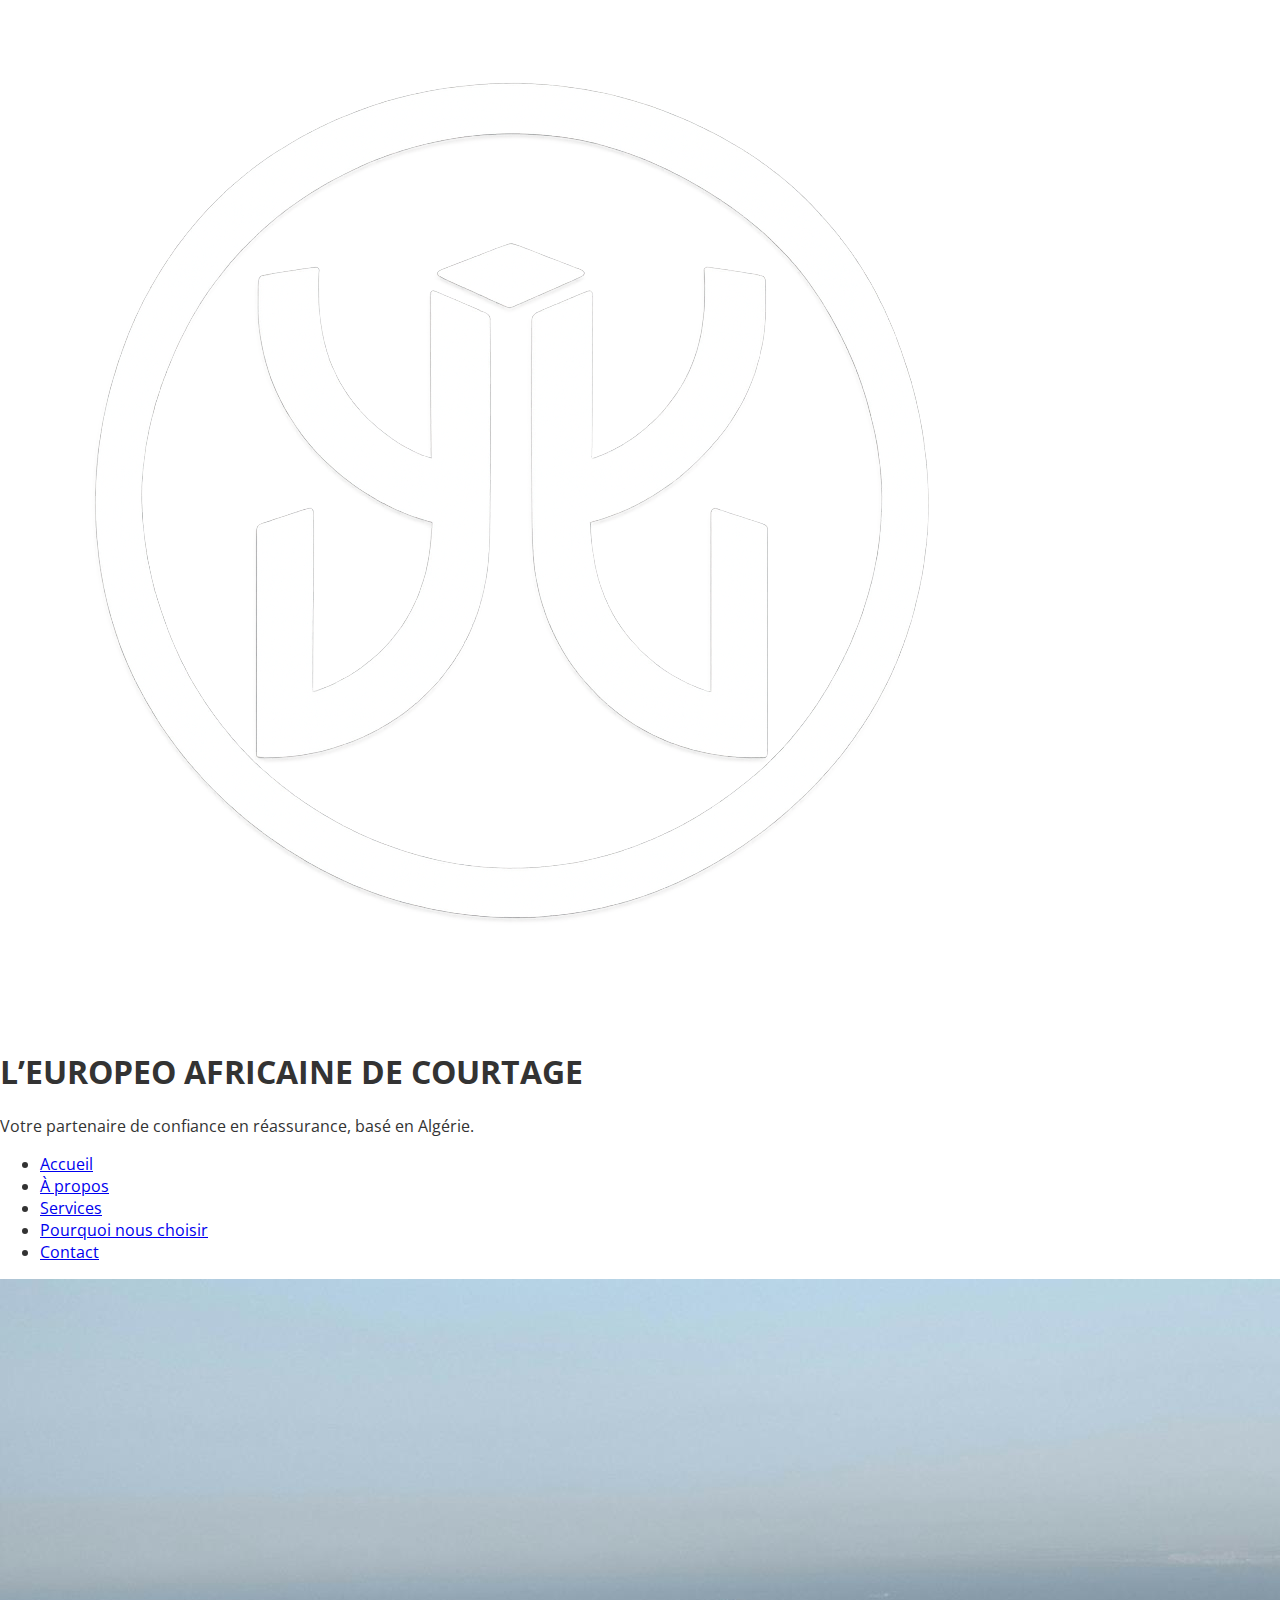
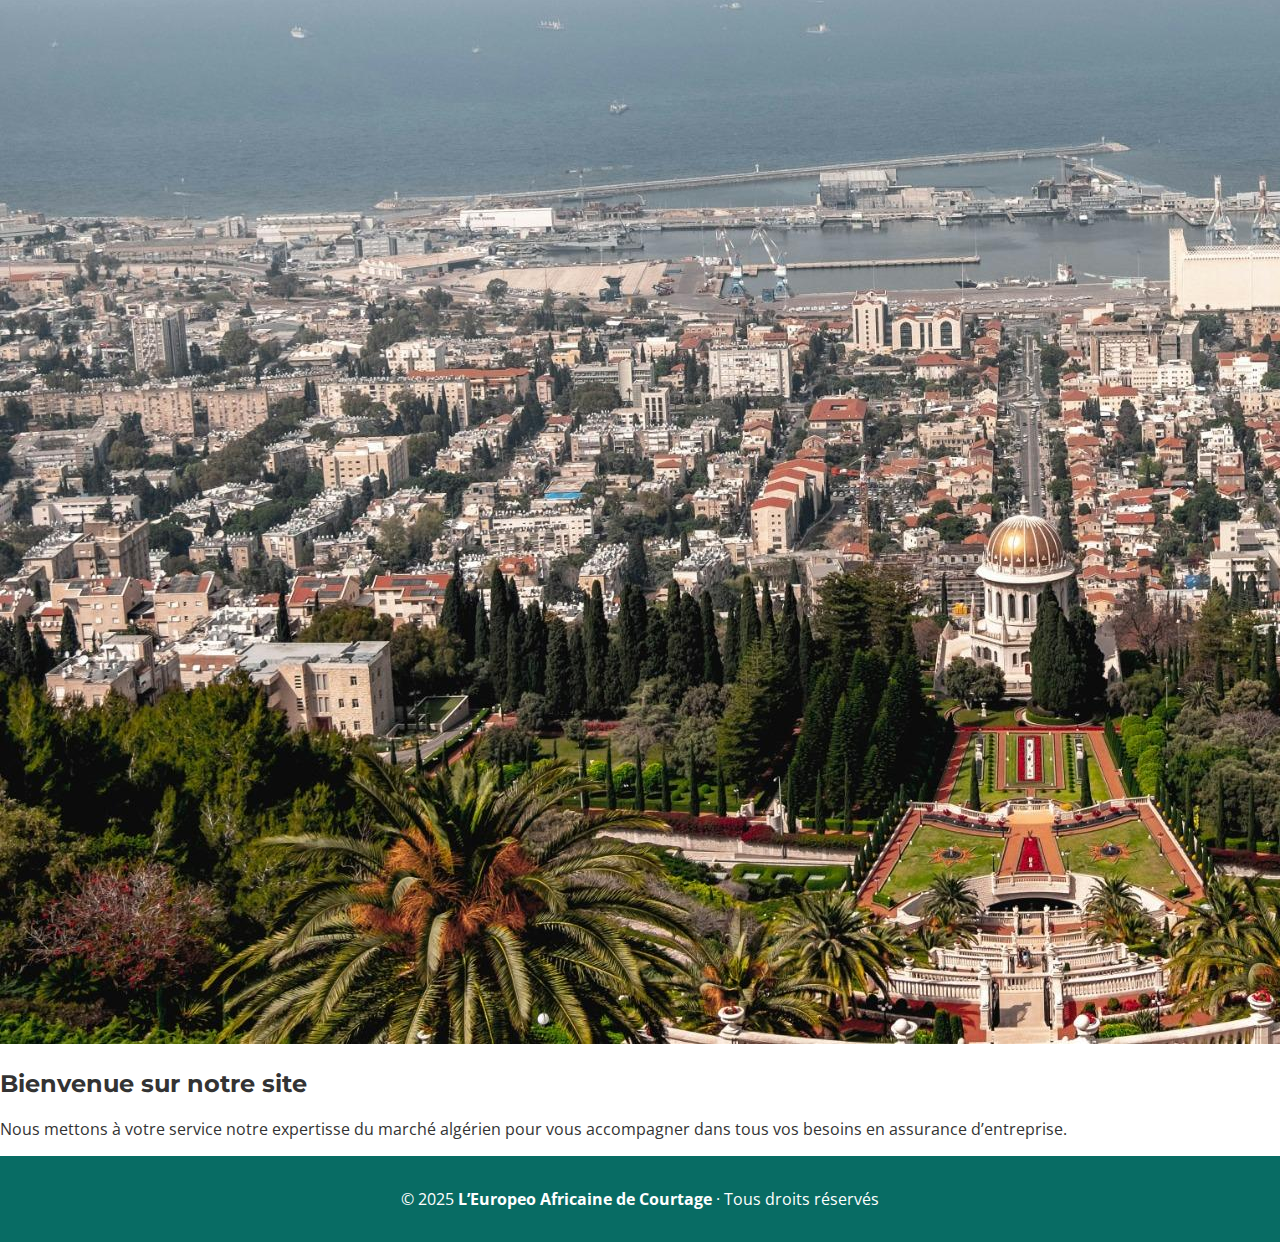
<file: index.html>
<!DOCTYPE html>
<html lang="fr">
<head>
    <meta charset="UTF-8">
    <title>L’Europeo Africaine de Courtage</title>
    <meta name="viewport" content="width=device-width, initial-scale=1.0">
    <link rel="stylesheet" href="style.css">
    <link href="https://fonts.googleapis.com/css2?family=Montserrat:wght@600&family=Open+Sans&display=swap" rel="stylesheet">
    <link rel="icon" href="images/logofinal.png" type="image/jpeg">
</head>
<body>
    <header>
        <img src="images/blanc.png" alt="Logo" class="logo">
        <h1>L’EUROPEO AFRICAINE DE COURTAGE</h1>
        <p>Votre partenaire de confiance en réassurance, basé en Algérie.</p>
        <nav>
            <ul>
                <li><a href="#" class="active">Accueil</a></li>
                <li><a href="#">À propos</a></li>
                <li><a href="#">Services</a></li>
                <li><a href="#">Pourquoi nous choisir</a></li>
                <li><a href="#">Contact</a></li>
            </ul>
        </nav>
    </header>

    <img class="hero" src="images/alger.jpg" alt="Vue panoramique d'Alger">

    <main>
        <section class="intro">
            <h2>Bienvenue sur notre site</h2>
            <p>Nous mettons à votre service notre expertisse du marché algérien pour vous accompagner dans tous vos besoins en assurance d’entreprise.</p>
        </section>
    </main>

    <footer>
        <p>&copy; 2025 <strong>L’Europeo Africaine de Courtage</strong> · Tous droits réservés</p>
    </footer>
</body>
</html>
</file>
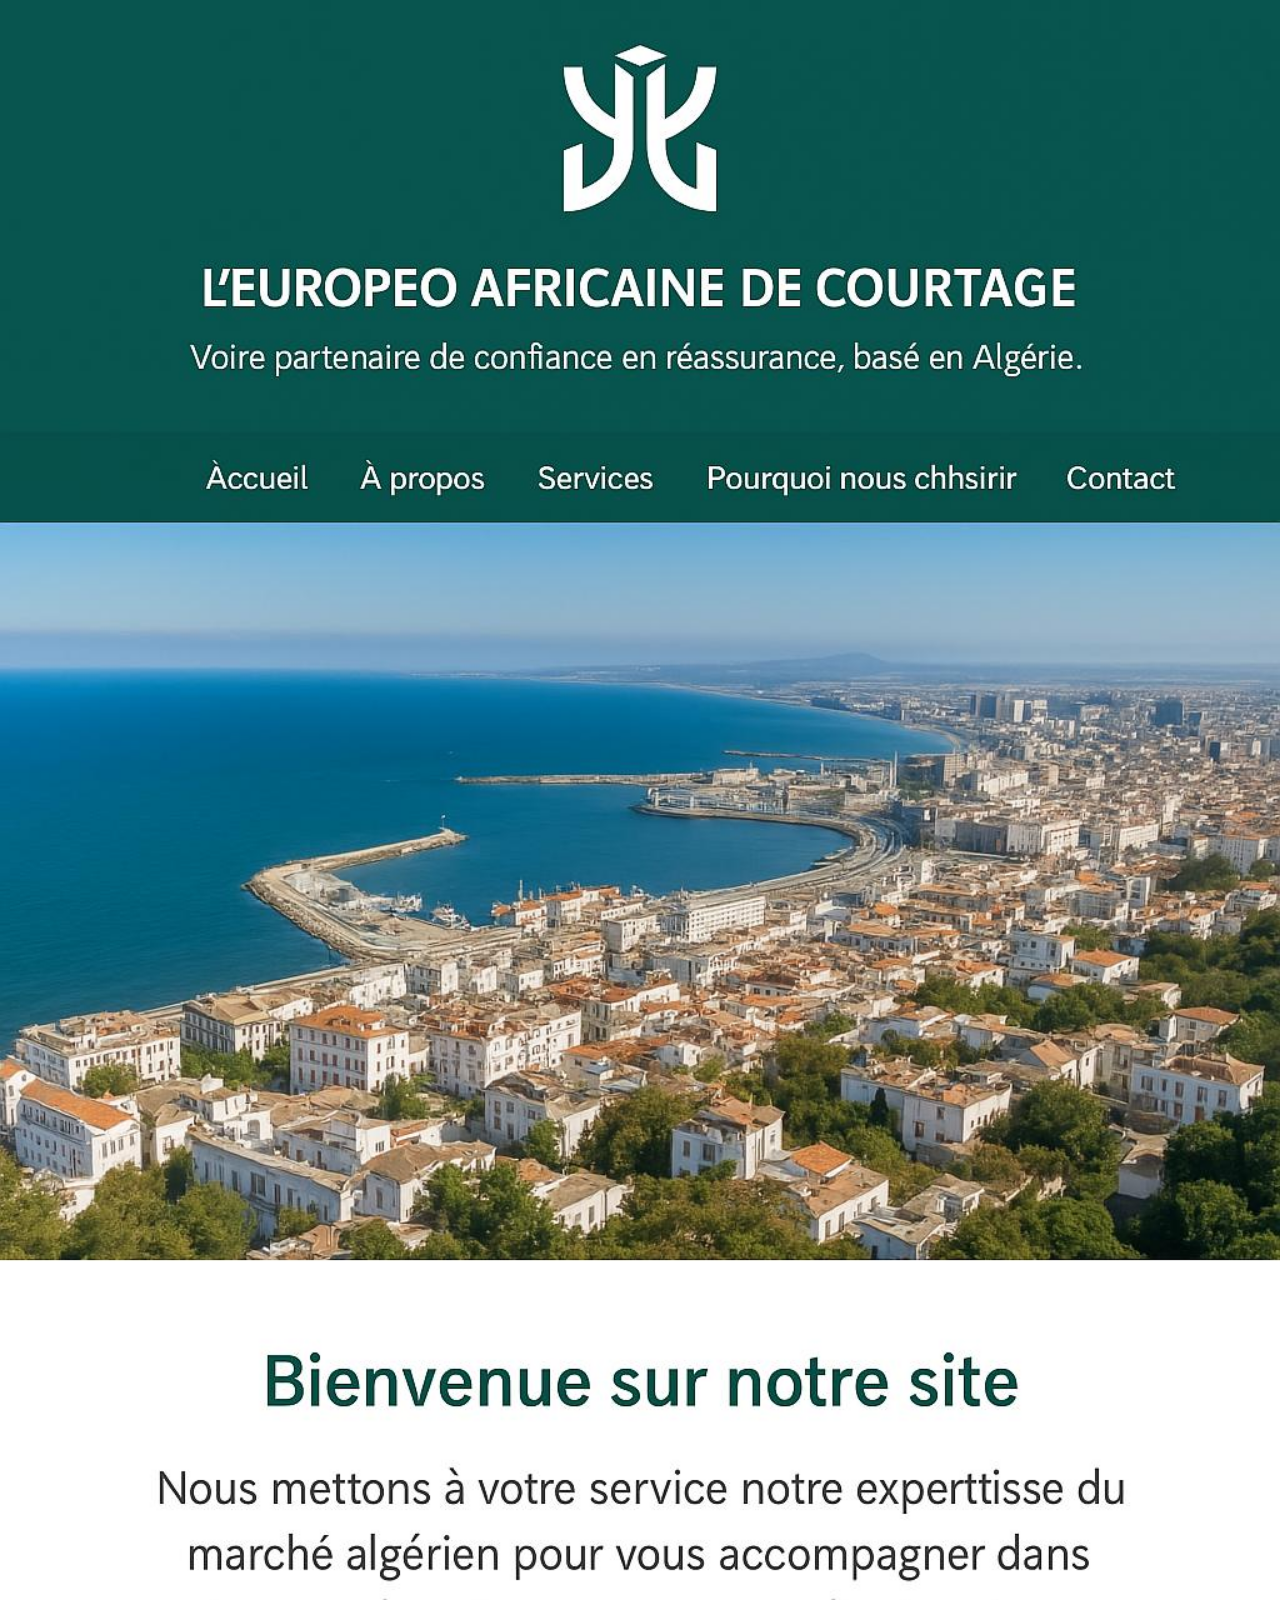
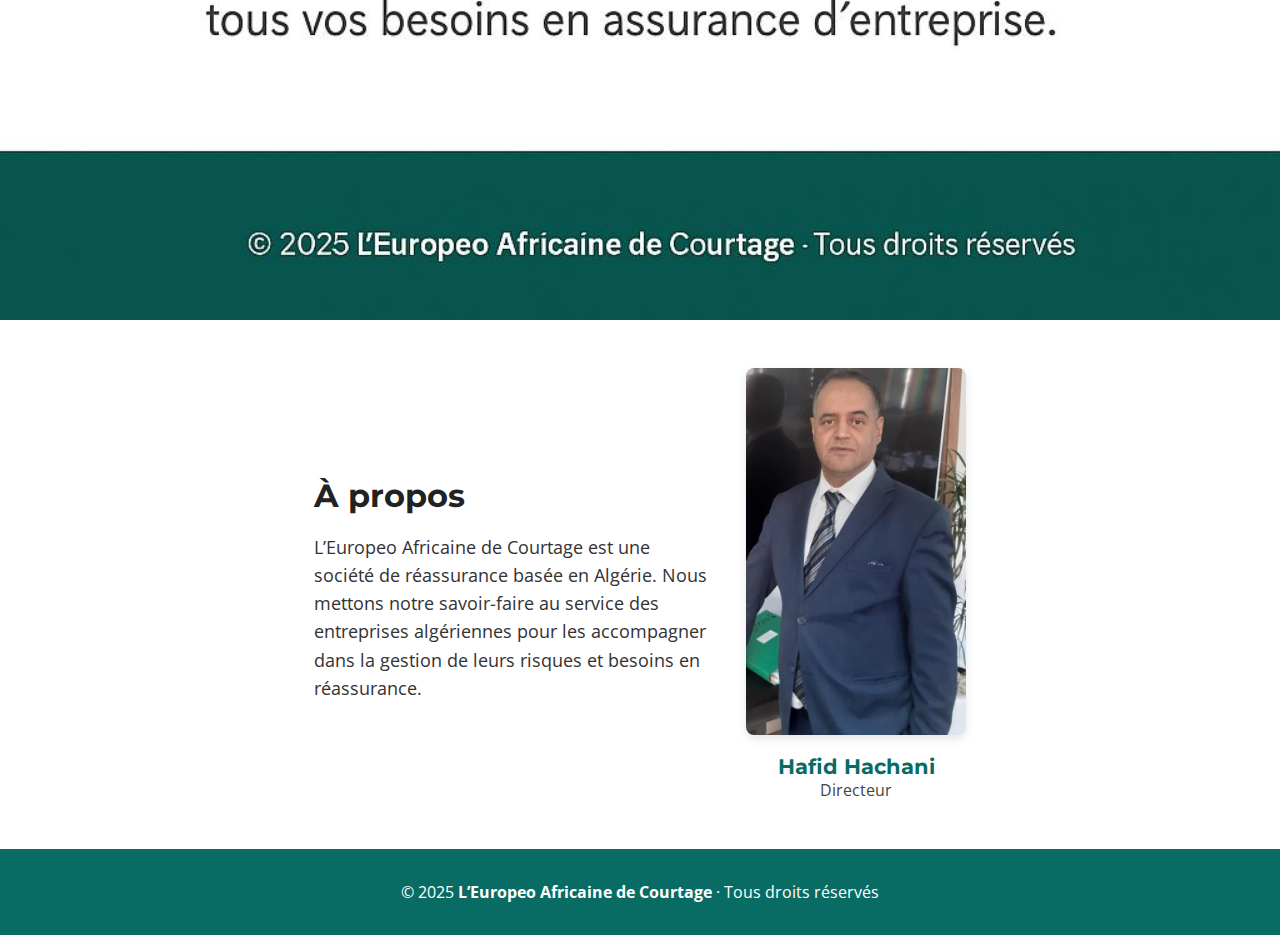
<file: a-propos.html>
<!DOCTYPE html>
<html lang="fr">
<head>
    <meta charset="UTF-8">
    <title>À propos - L’Europeo Africaine de Courtage</title>
    <meta name="viewport" content="width=device-width, initial-scale=1.0">
    <link rel="stylesheet" href="style.css">
    <link href="https://fonts.googleapis.com/css2?family=Montserrat:wght@600&family=Open+Sans&display=swap" rel="stylesheet">
</head>
<body>
    <header class="apropos-header">
        <img src="images/vuedalger.jpg" alt="Vue panoramique d'Alger">
    </header>

    <main>
        <section class="apropos-content">
            <div class="texte">
                <h2>À propos</h2>
                <p>
                    L’Europeo Africaine de Courtage est une société de réassurance basée en Algérie. 
                    Nous mettons notre savoir-faire au service des entreprises algériennes pour les accompagner 
                    dans la gestion de leurs risques et besoins en réassurance.
                </p>
            </div>
            <div class="directeur">
                <img src="images/directeur.jpg" alt="Directeur">
                <h3>Hafid Hachani</h3>
                <p class="titre">Directeur</p>
            </div>
        </section>
    </main>

    <footer>
        <p>&copy; 2025 <strong>L’Europeo Africaine de Courtage</strong> · Tous droits réservés</p>
    </footer>
</body>
</html>
</file>
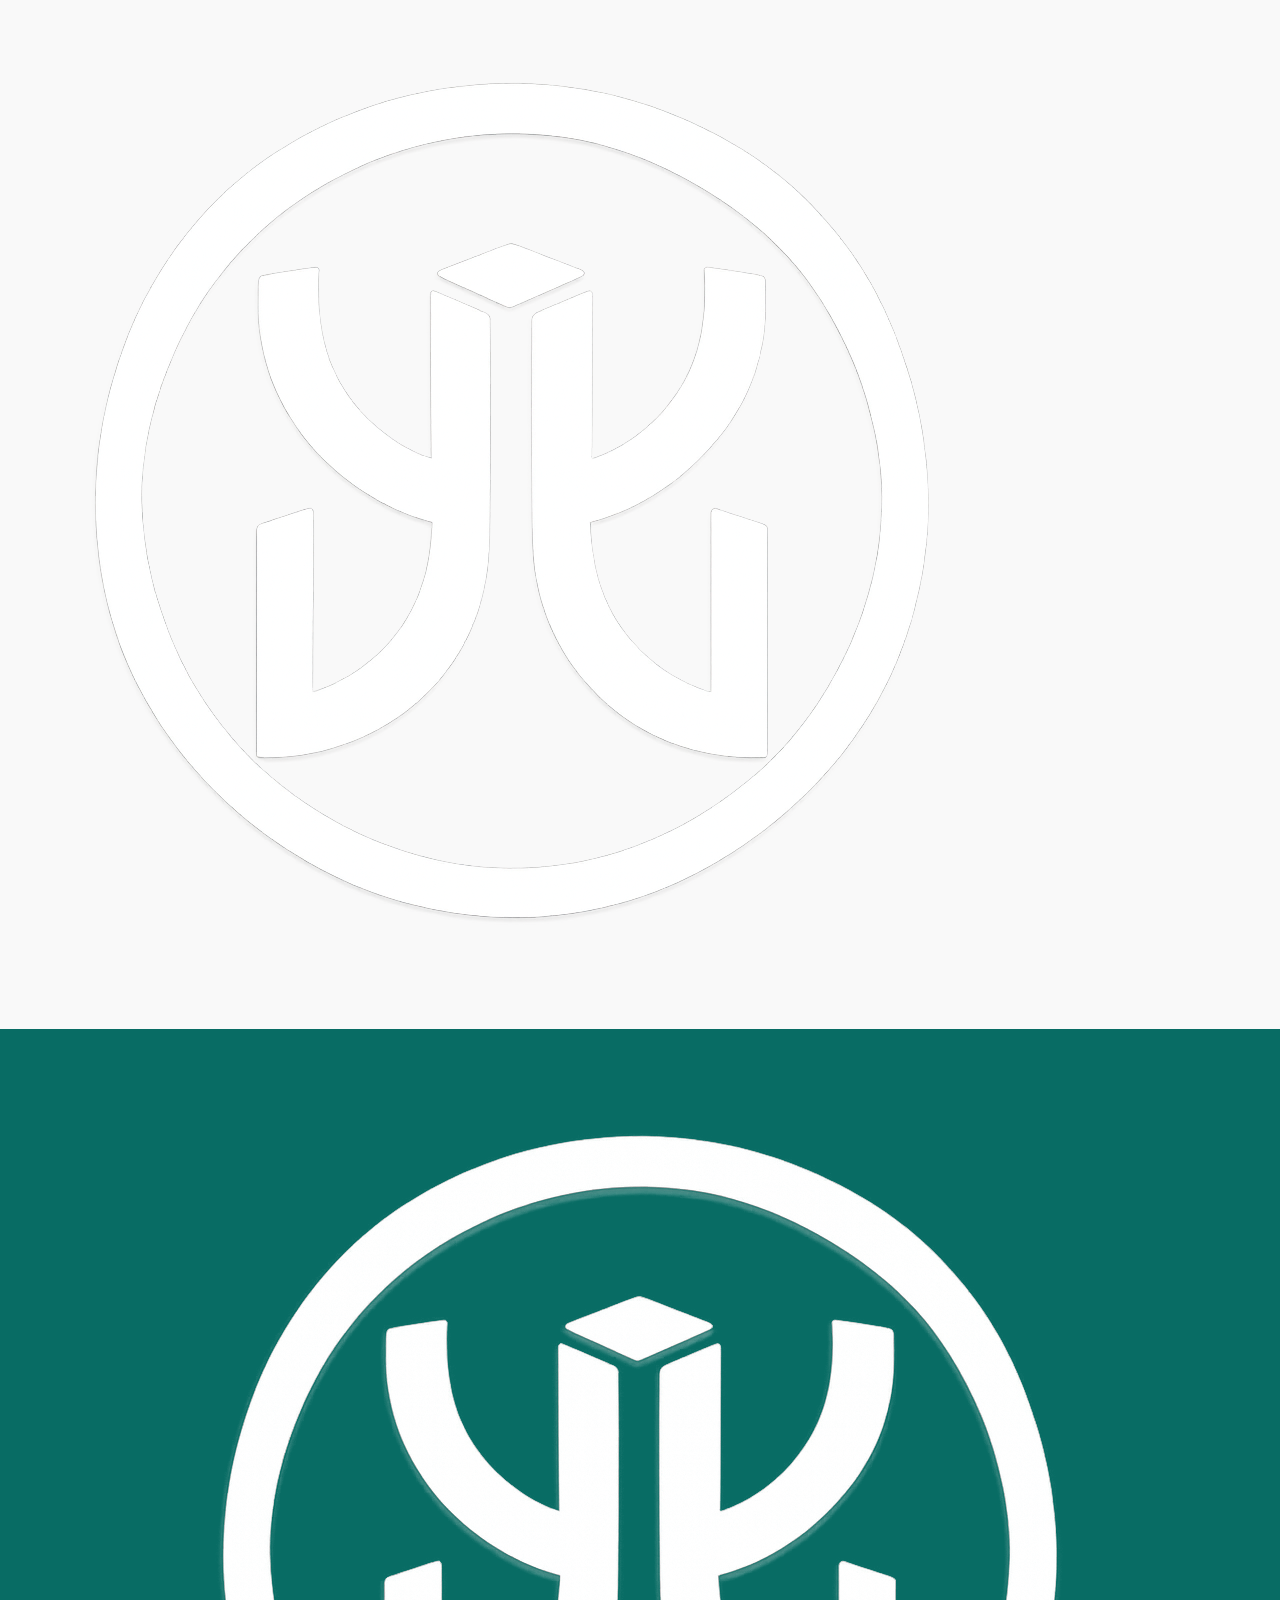
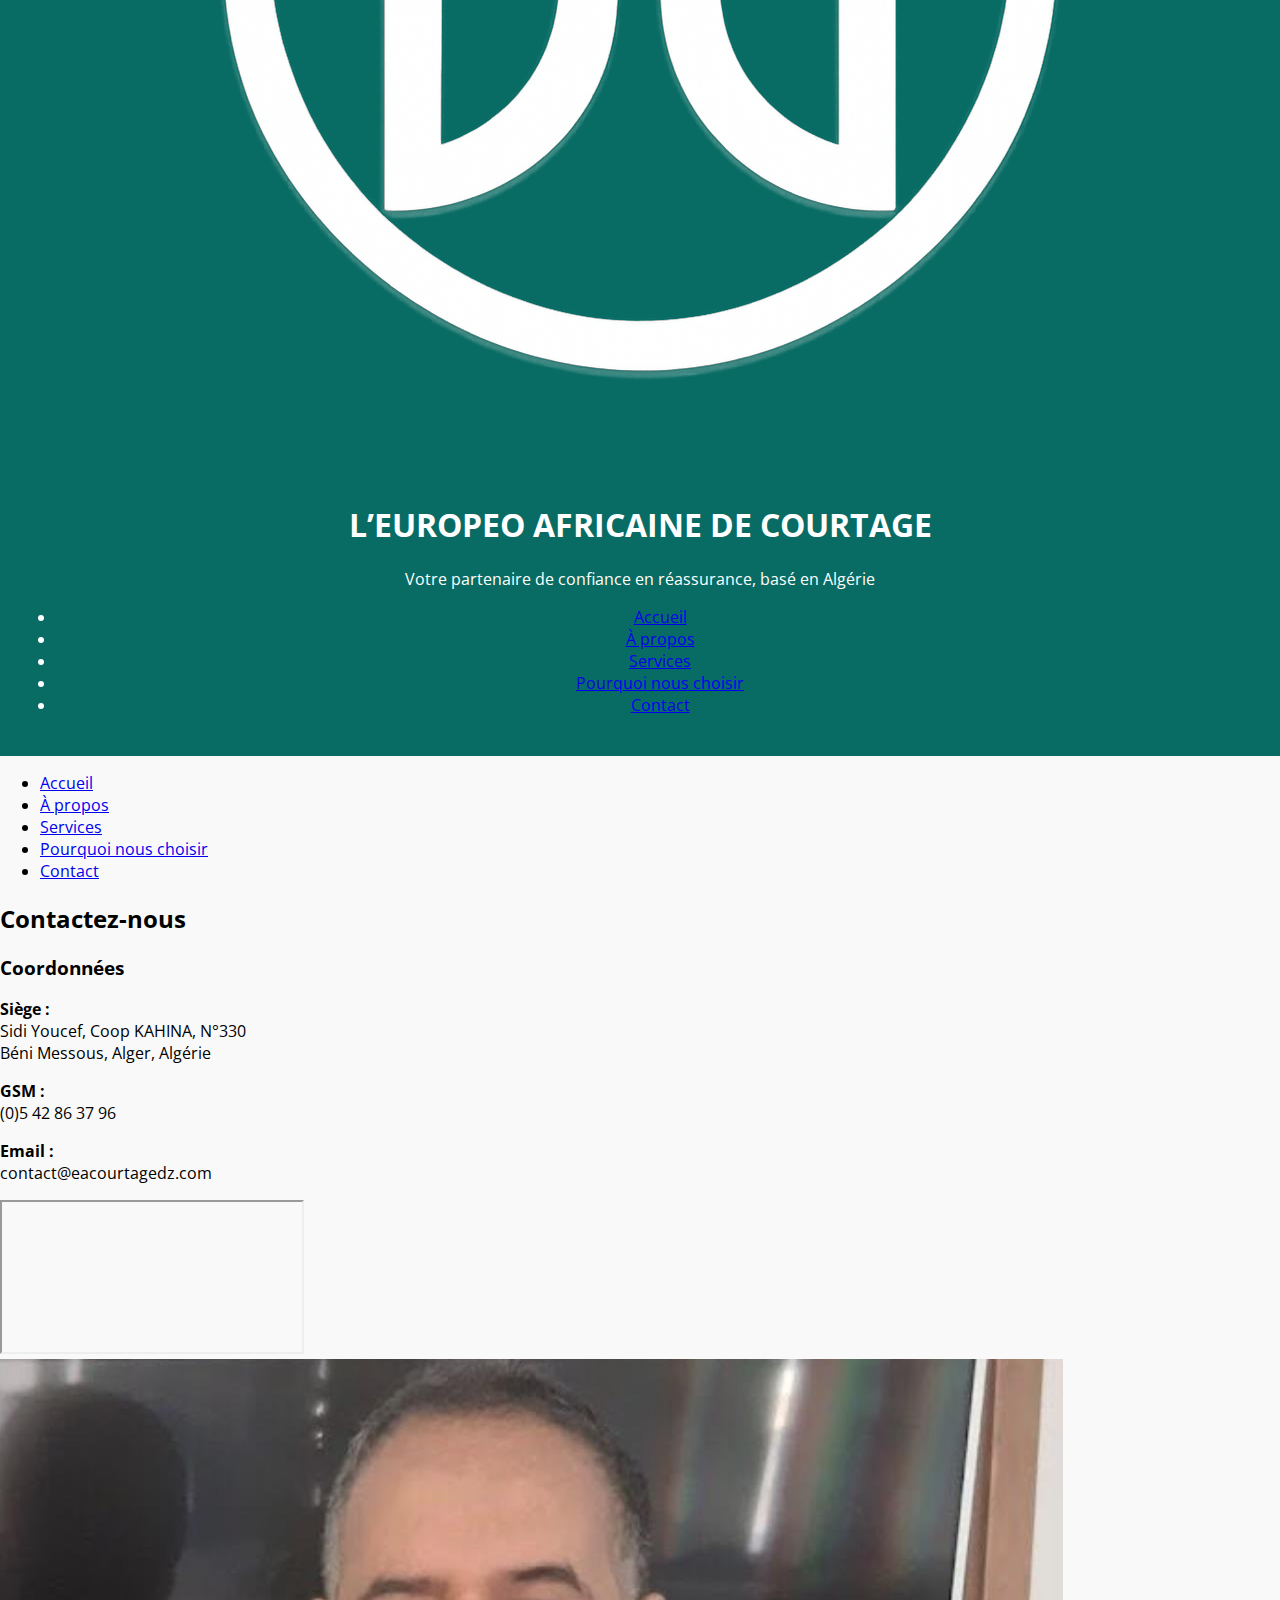
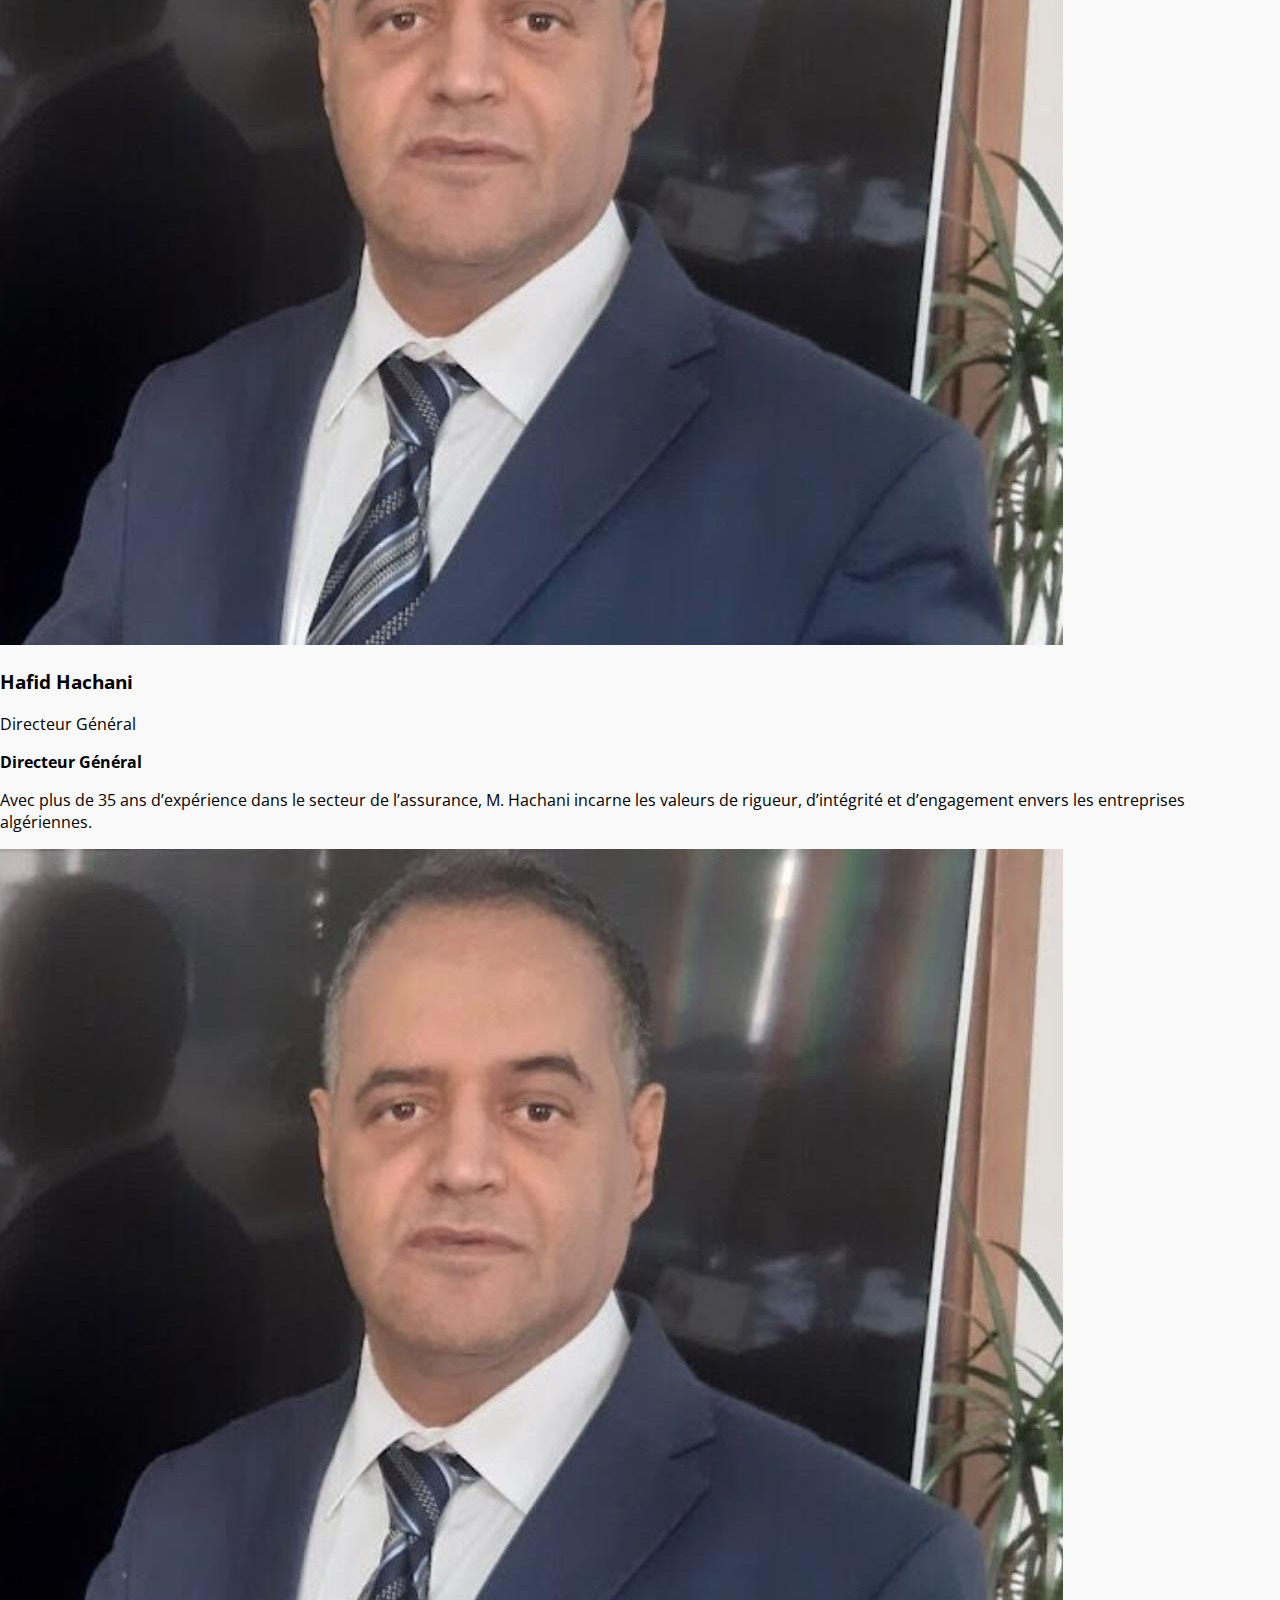
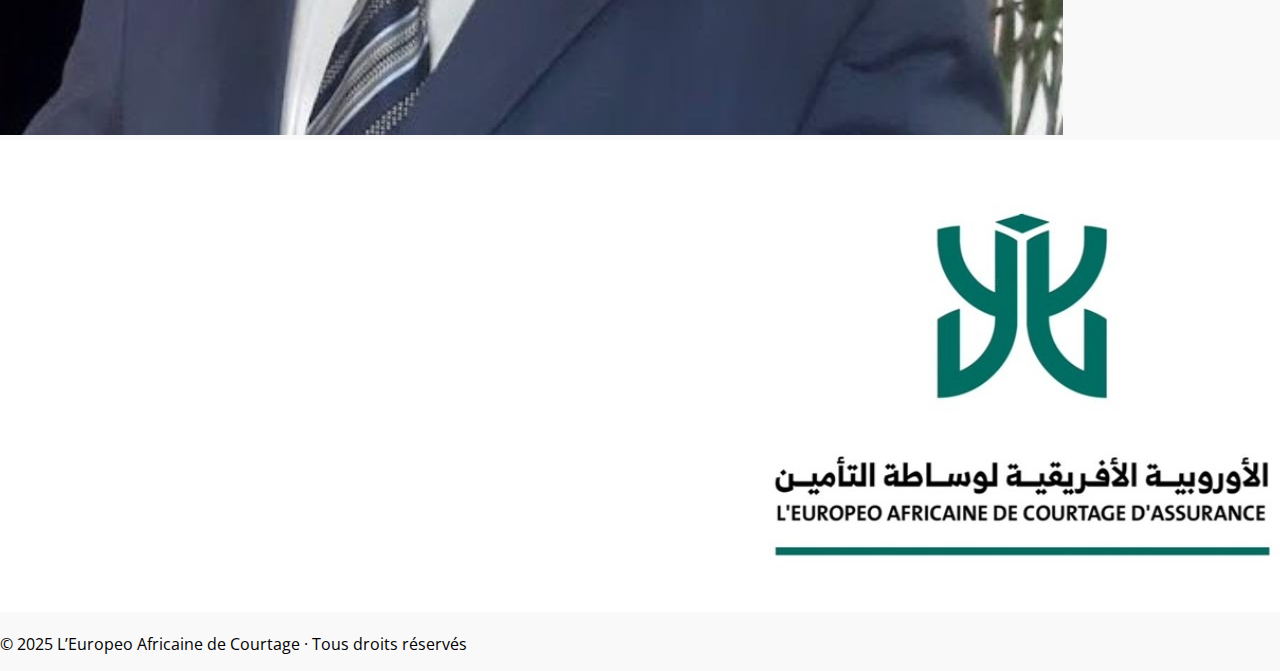
<file: contact.html>
<!DOCTYPE html>
 <html lang="fr">
 <head>
   <meta charset="UTF-8">
   <title>Contact - L’Europeo Africaine de Courtage</title>
   <meta name="viewport" content="width=device-width, initial-scale=1.0">
   <link rel="icon" href="images/blanc.png" type="image/png">
   <link href="https://fonts.googleapis.com/css2?family=Montserrat:wght@600&family=Open+Sans&display=swap" rel="stylesheet">
   <style>
     body {
       margin: 0;
       font-family: 'Open Sans', sans-serif;
       background-color: #f9f9f9;
     }
 
     header {
     .site-header {
       background-color: #086c64;
       color: white;
       padding: 2em 1em 1em;
       text-align: center;
       padding: 1.5em 1em;
     }
 
     header img {
     .site-header .logo {
       width: 80px;
       margin-bottom: 1em;
     }
 
     nav {
       background-color: #064f48;
     }
 
     nav ul {
       list-style: none;
       padding: 0;
       padding: 1em;
       margin: 0;
       display: flex;
       flex-wrap: wrap;
       justify-content: center;
       gap: 1.2em;
       margin-top: 1em;
     }
 
     nav ul li a {
       color: white;
       text-decoration: none;
       font-weight: bold;
       border-bottom: 2px solid transparent;
       padding-bottom: 4px;
       padding-bottom: 3px;
     }
 
     nav ul li a.active,
     nav ul li a:hover {
       border-color: white;
     }
 
     .banner-section {
       background-color: #086c64;
       color: white;
       padding: 2em 1em;
       text-align: center;
     }
 
     .banner-section h2 {
       font-family: 'Montserrat', sans-serif;
       margin: 0;
       font-size: 2em;
     }
 
     main {
       max-width: 1100px;
       margin: auto;
       padding: 3em 1em;
     }
 
     .contact-grid {
       display: flex;
       flex-wrap: wrap;
       gap: 2em;
       background: #daf2ed;
       padding: 2em;
       border-radius: 15px;
     }
 
     .contact-info, .contact-map {
       flex: 1;
       min-width: 300px;
     }
 
     .contact-info h3 {
       font-family: 'Montserrat', sans-serif;
       color: #086c64;
     }
 
     .contact-info p {
       line-height: 1.7;
       margin: 0.5em 0;
     }
 
     .contact-map iframe {
       width: 100%;
       height: 250px;
       border: none;
       border-radius: 10px;
     }
 
     /* Directeur : fond vert clair, texte gauche, image droite */
     .directeur-section {
       display: flex;
       flex-wrap: wrap;
       align-items: center;
       background: white;
       background: #daf2ed;
       border-radius: 15px;
       box-shadow: 0 2px 10px rgba(0,0,0,0.05);
       padding: 2em;
       margin-top: 2em;
       gap: 2em;
     }
 
     .directeur-photo img {
       width: 100%;
       max-width: 280px;
       border-radius: 12px;
       box-shadow: 0 0 10px rgba(0,0,0,0.1);
     .directeur-info {
       flex: 1;
       min-width: 280px;
     }
 
     .directeur-info h3 {
       font-family: 'Montserrat', sans-serif;
       color: #086c64;
       margin-top: 0;
     }
 
     .directeur-info p {
       line-height: 1.6;
       margin: 0.5em 0;
       color: #333;
     }
 
     .directeur-photo img {
       width: 100%;
       max-width: 280px;
       border-radius: 12px;
       box-shadow: 0 0 10px rgba(0,0,0,0.1);
     }
 
     .banniere-bas img {
       width: 100%;
       display: block;
       margin-top: 3em;
     }
 
     footer {
       background-color: #064f48;
       color: white;
       text-align: center;
       padding: 1.5em 1em;
       font-size: 0.95em;
     }
 
     @media (max-width: 700px) {
       .contact-grid,
       .directeur-section {
         flex-direction: column;
       }
 
       .banner-section h2 {
         font-size: 1.5em;
       }
 
       nav ul {
         flex-direction: column;
         align-items: center;
       }
 
       .directeur-info {
         text-align: center;
       }
     }
   </style>
 </head>
 <body>
 
   <!-- Header -->
   <header>
     <img src="images/blanc.png" alt="Logo de L'Europeo Africaine">
   <!-- En-tête identique accueil -->
   <header class="site-header">
     <img src="images/blanc.png" alt="Logo" class="logo">
     <h1>L’EUROPEO AFRICAINE DE COURTAGE</h1>
     <p>Votre partenaire de confiance en réassurance, basé en Algérie</p>
     <nav>
       <ul>
         <li><a href="index.html">Accueil</a></li>
         <li><a href="a-propos.html">À propos</a></li>
         <li><a href="services.html">Services</a></li>
         <li><a href="pourquoi.html">Pourquoi nous choisir</a></li>
         <li><a href="contact.html" class="active">Contact</a></li>
       </ul>
     </nav>
   </header>
 
   <nav>
     <ul>
       <li><a href="index.html">Accueil</a></li>
       <li><a href="a-propos.html">À propos</a></li>
       <li><a href="services.html">Services</a></li>
       <li><a href="pourquoi.html">Pourquoi nous choisir</a></li>
       <li><a href="contact.html" class="active">Contact</a></li>
     </ul>
   </nav>
 
   <!-- Titre de section -->
   <section class="banner-section">
     <h2>Contactez-nous</h2>
   </section>
 
   <main>
 
     <!-- Bloc coordonnées + carte -->
     <div class="contact-grid">
       <div class="contact-info">
         <h3>Coordonnées</h3>
         <p><strong>Siège :</strong><br>Sidi Youcef, Coop KAHINA, N°330<br>Béni Messous, Alger, Algérie</p>
         <p><strong>GSM :</strong><br>(0)5 42 86 37 96</p>
         <p><strong>Email :</strong><br>contact@eacourtagedz.com</p>
       </div>
       <div class="contact-map">
         <iframe src="https://www.google.com/maps?q=36.79059,2.974452&z=16&output=embed" allowfullscreen></iframe>
       </div>
     </div>
 
     <!-- Bloc directeur -->
     <!-- Bloc directeur amélioré -->
     <div class="directeur-section">
       <div class="directeur-photo">
         <img src="images/pic03_cropped.JPG" alt="Photo du Directeur Général">
       </div>
       <div class="directeur-info">
         <h3>Hafid Hachani</h3>
         <p>Directeur Général</p>
         <p><strong>Directeur Général</strong></p>
         <p>Avec plus de 35 ans d’expérience dans le secteur de l’assurance, M. Hachani incarne les valeurs de rigueur, d’intégrité et d’engagement envers les entreprises algériennes.</p>
       </div>
       <div class="directeur-photo">
         <img src="images/pic03_cropped.JPG" alt="Photo du Directeur Général">
       </div>
     </div>
 
   </main>
 
   <!-- Bannière bas -->
   <div class="banniere-bas">
     <img src="images/banner.jpg" alt="Bannière décorative">
   </div>
 
   <!-- Footer -->
   <footer>
     <p>&copy; 2025 L’Europeo Africaine de Courtage · Tous droits réservés</p>
   </footer>
 
 </body>
 </html>
</file>
<file: style.css>
body {
    margin: 0;
    font-family: 'Open Sans', sans-serif;
    color: #333;
    background-color: #ffffff;
}

h2, h3 {
    font-family: 'Montserrat', sans-serif;
}

.apropos-header img {
    width: 100%;
    height: auto;
    display: block;
}

.apropos-content {
    display: flex;
    flex-wrap: wrap;
    justify-content: center;
    padding: 3em 1em;
    background: #ffffff;
    gap: 2em;
    align-items: center;
}

.texte {
    max-width: 400px;
}

.texte h2 {
    font-size: 2em;
    color: #222;
    margin-bottom: 0.5em;
}

.texte p {
    font-size: 1.1em;
    line-height: 1.6;
}

.directeur {
    text-align: center;
}

.directeur img {
    width: 220px;
    border-radius: 8px;
    box-shadow: 0 4px 10px rgba(0,0,0,0.1);
    margin-bottom: 0.5em;
}

.directeur h3 {
    margin: 0.3em 0 0;
    color: #086c64;
    font-size: 1.3em;
}

.titre {
    margin: 0;
    font-size: 1em;
    color: #444;
}

footer {
    background-color: #086c64;
    color: white;
    text-align: center;
    padding: 1em;
}
</file>
